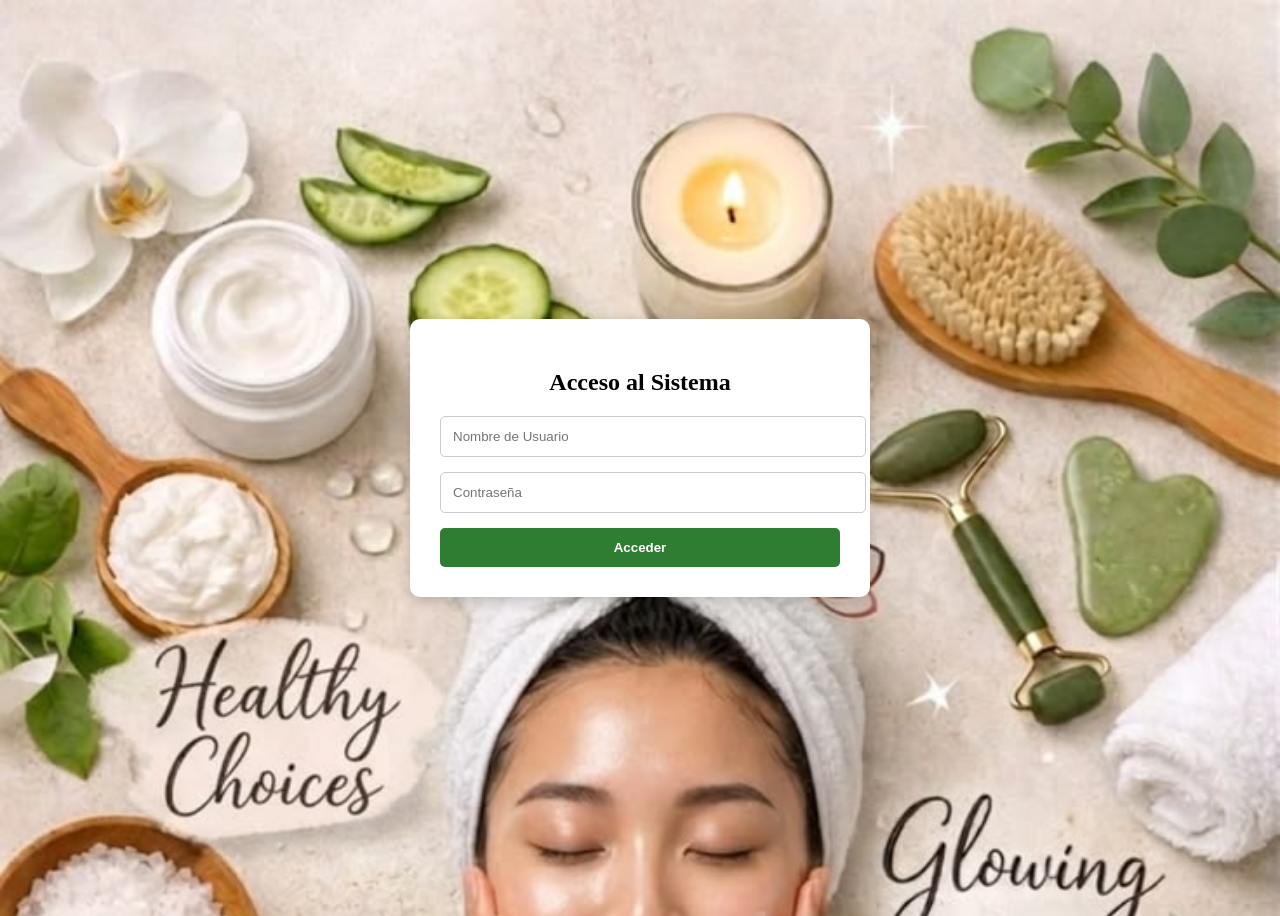
<file: admin/index.html>
<!DOCTYPE html>
<html lang="en">
<head>
    <meta charset="UTF-8">
    <meta name="viewport" content="width=device-width, initial-scale=1.0">
    <title>Document</title>
    <link rel="stylesheet" href="/cliente/css/adminacces.css">
    <a href="./panel.html"></a>
</head>
<body>

    <div class="flex-centrado">
      <div id="cuadro-novo" class="cuadro-novo">
        <h2 id="titulo-registro">Acceso al Sistema</h2>
         
        <div id="formulario">

            <!-- ID coinciden con atributos: nombre, contraseña-->
            <input type="text" id="nombre" class="input-novo" placeholder="Nombre de Usuario " required>
            <input type="password" id="contraseña" class="input-novo" placeholder="Contraseña ">
            <button id="btn-acceder" class="btn-novo"    >
              Acceder

            </button>
        </div>
         
      </div>
    </div>

     
   <script src="../js/acceso.js"> </script>
</body>
</html>
</file>
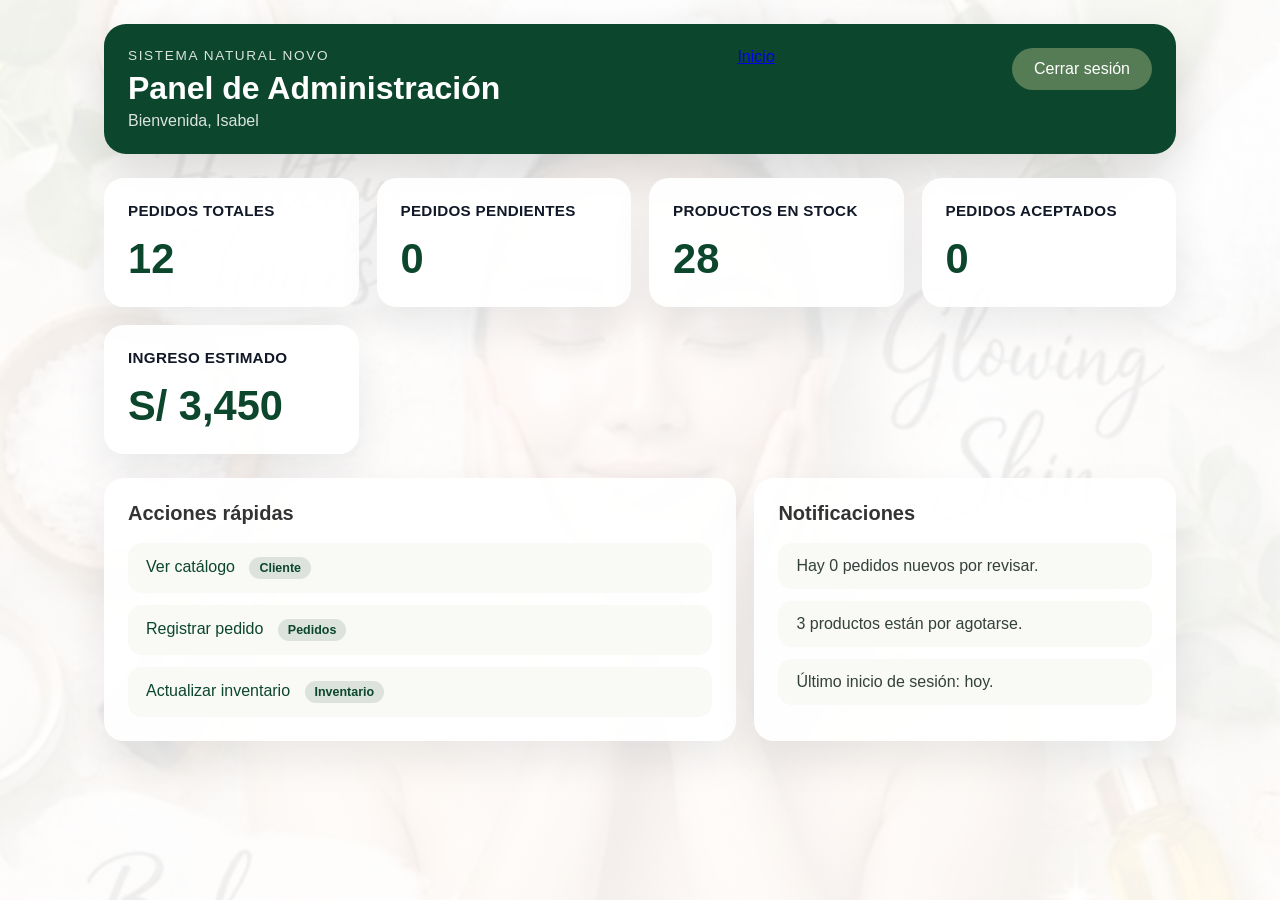
<file: admin/panel.html>
<!DOCTYPE html>
<html lang="es">
<head>
    <meta charset="UTF-8">
    <meta name="viewport" content="width=device-width, initial-scale=1.0">
    <title>Panel de Administración</title>
    <link rel="stylesheet" href="css/panel.css">
</head>
<body>
    

    <div class="admin-app">
        <header class="admin-header">
            <div>
                <p class="small-label">Sistema Natural Novo</p>
                <h1>Panel de Administración</h1>
                <p class="subtext">Bienvenida, Isabel</p>
            </div>
            <a class="inicio" href="index.html">Inicio</a>
            <a class="salir" href="adminacces.html" onclick="localStorage.removeItem('adminLoggedIn')">Cerrar sesión</a>
        </header>

        <section class="resumen">
            <article class="bloque">
                <h2>Pedidos totales</h2>
                <p id="metric-pedidos">0</p>
            </article>
            <article class="bloque">
                <h2>Pedidos pendientes</h2>
                <p id="metric-pendientes">0</p>
            </article>
            <article class="bloque">
                <h2>Productos en stock</h2>
                <p id="metric-productos">0</p>
            </article>
            <article class="bloque">
                <h2>Pedidos aceptados</h2>
                <p id="metric-aceptados">0</p>
            </article>
            <article class="bloque">
                <h2>Ingreso estimado</h2>
                <p id="metric-ingresos">S/ 0</p>
            </article>
        </section>

        <section class="novo-section">
            <article class="novo-card">
                <h2>Acciones rápidas</h2>
                <ul>
                    <li><a href="../cliente/principal.html">Ver catálogo <span class="etiqueta-panel">Cliente</span></a></li>
                    <li><a href="gestion.html">Registrar pedido <span class="etiqueta-panel">Pedidos</span></a></li>
                    <li><a href="stock.html">Actualizar inventario <span class="etiqueta-panel">Inventario</span></a></li>

                </ul>
            </article>
            <article class="novo-card">
                <h2>Notificaciones</h2>
                <ul>
                    <li>Hay <span id="notice-pendientes">0</span> pedidos nuevos por revisar.</li>
                    <li><span id="notice-stock">0</span> productos están por agotarse.</li>
                    <li>Último inicio de sesión: hoy.</li>
                </ul>
            </article>
        </section>
    </div>

    <script src="js/panel.js"></script>
</body>
</html>
</file>
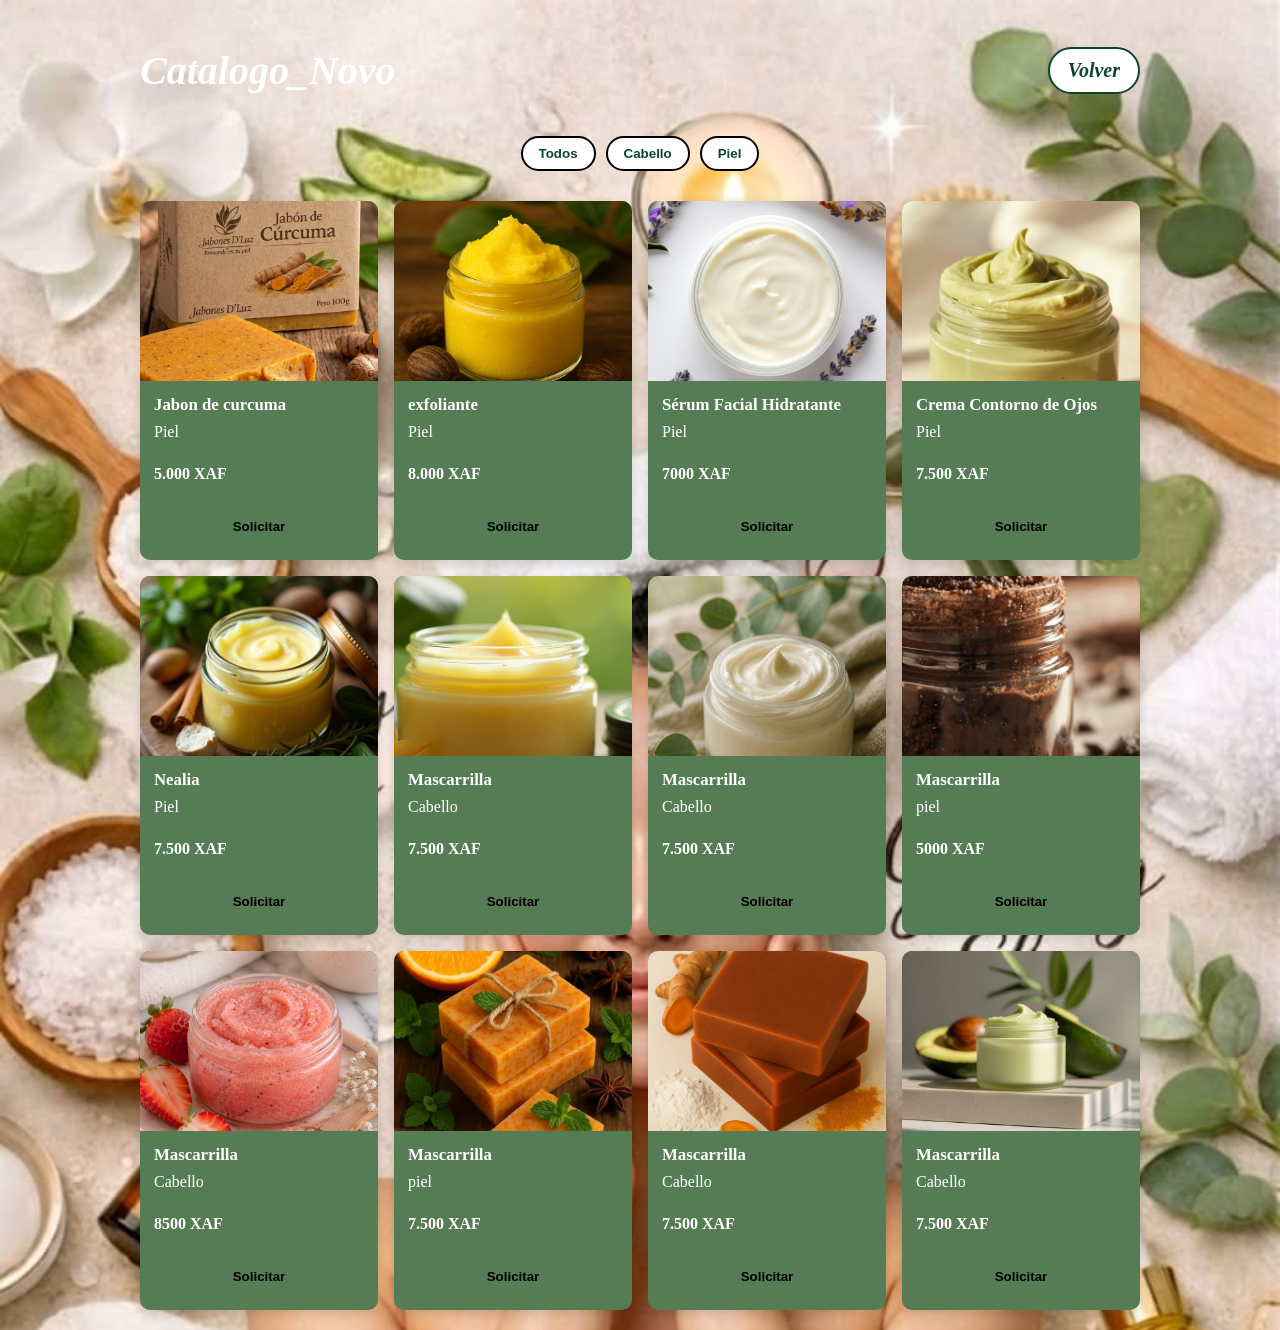
<file: cliente/catalogo.html>
<!DOCTYPE html>
<html lang="es">
<head>
    <meta charset="UTF-8">
    <meta name="viewport" content="width=device-width, initial-scale=1.0">
    <title>Mi Catálogo con WhatsApp</title>
    <link rel="stylesheet" href="./css/catalogo.css">
</head>
<body>

    <header>
        <div class="header-top">
            <h1>Catalogo_Novo</h1>
            <a class="volver" href="./principal.html">Volver</a>
           
        </div>
        <!-- Filtros por categoría -->
        <nav class="filtros">
            <button class="btn-filtro activo" id="todos">Todos</button>
            <button class="btn-filtro" id="Cabello">Cabello</button>
            <button class="btn-filtro" id="Piel">Piel</button>
        </nav>
    </header>

    <main>
        <!-- Aquí JavaScript meterá las tarjetas de productos -->
        <section id="contenedor-productos" class="grid-productos"></section>
    </main>

    
    <div id="modal-compra" class="modal">
        <div class="contenido-modal">
            <div class="modal-header">
                <h2>Confirmar Pedido</h2>
                <span class="cerrar-modal">&times;</span>
            </div>
            <div class="modal-body">
                <p>Estás solicitando: <strong id="nombre-producto-modal"></strong></p>
                <form id="formulario-pedido">
                    <label>Tu Nombre:</label>
                    <input type="text" id="nombre-cliente" required placeholder="Ej. María Elena">

                    <label>Dirección de entrega:</label>
                    <input type="text" id="direccion-cliente" required placeholder="Ej. Barrio Centro, Calle Principal">

                    <label>Teléfono:</label>
                    <input type="number" id="telefono-cliente" required placeholder="Ej. 600000000">

                    <label>Notas o Detalles (tamaño, etc):</label>
                    <textarea id="notas-cliente" rows="3" placeholder="Ej. Quiero el tono rosa pastel..."></textarea>

                    <!-- Botón que envía el pedido a WhatsApp -->
                    <button type="submit" class="btn-enviar-pedido">Solicitar Pedido</button>
                </form>
            </div>
        </div>
    </div>

    <script src="../js/catalogo.js"></script>

</body>
</html>
</file>
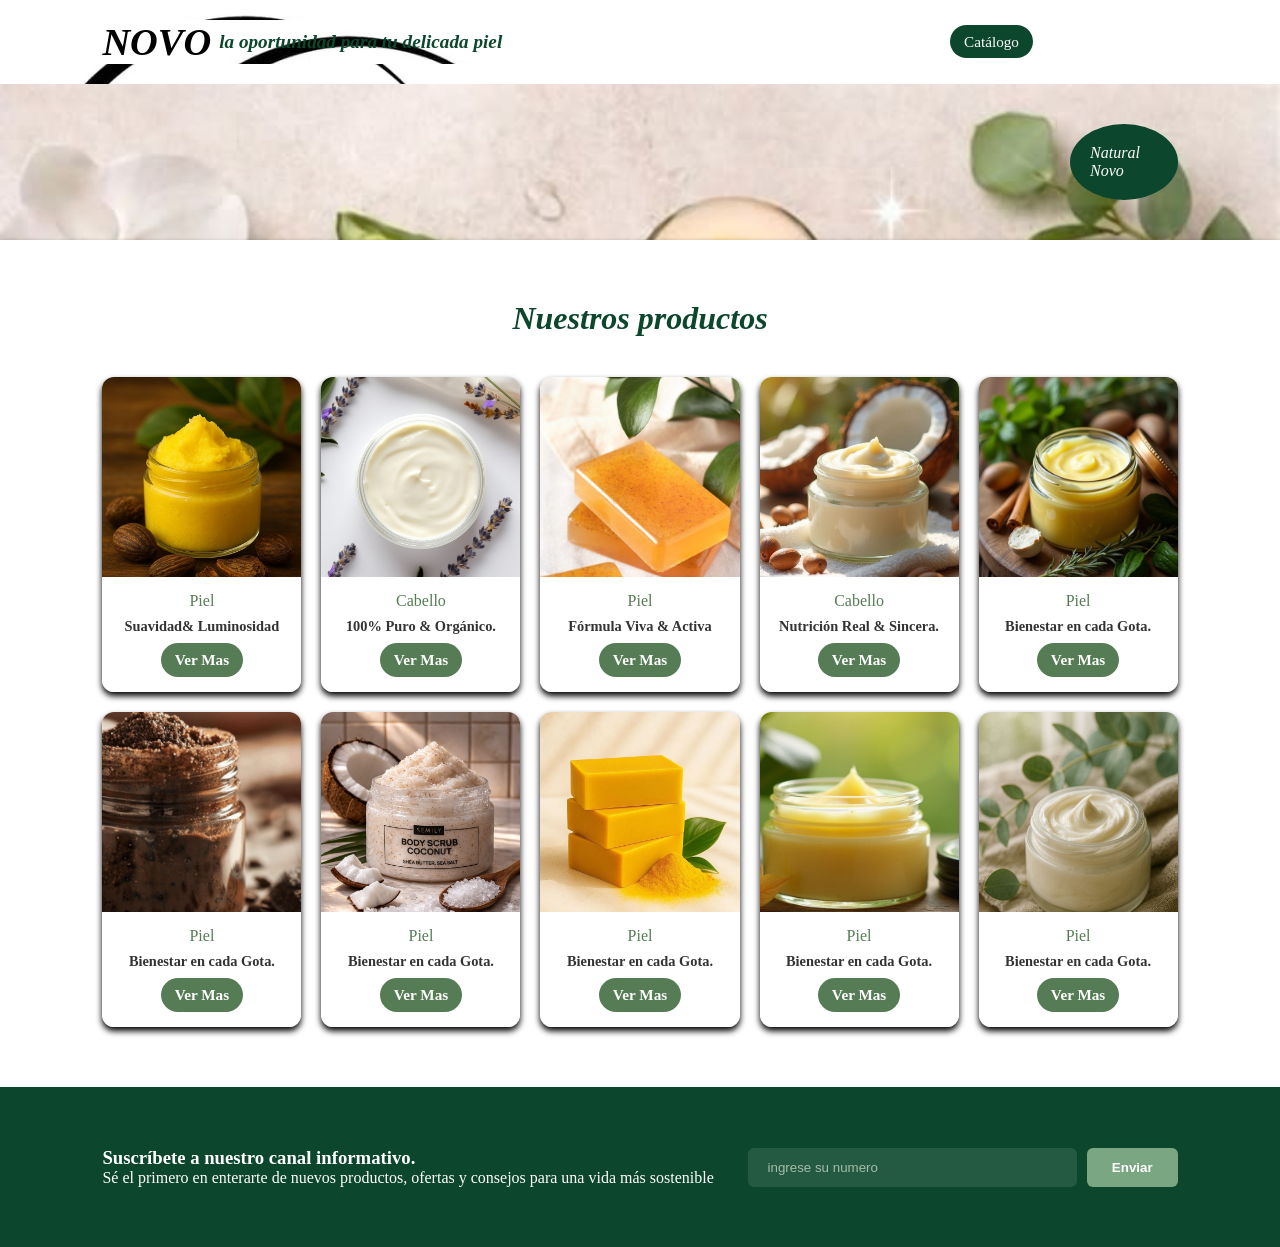
<file: cliente/principal.html>
<!DOCTYPE html>
<html lang="es">
 <head>
    <meta charset="UTF-8">
    <meta name="viewport" content="width=device-width, initial-scale=1.0">
    <title>Novo_control</title>
    <link rel="stylesheet" href="./css/principal.css">

   
 </head>
 <body>

    <header class="header">
        <div class="logo">
            <h1>NOVO</h1>
            <strong> la oportunidad para tu delicada piel</strong>
         </div>
        <nav class="nav">
             
             <li><a class="catalogo-link" href="./catalogo.html">Catálogo</a></li>
             <li><a class="btn btn-volver-panel" href="../admin/panel.html">Volver al panel</a></li>
            
            
    </header>


    <section class="cuerpo">
        <div class="circulo_flotante">
            <p>Natural Novo</p>   
         </div>
    </section>

    <section class="categoria-section">
        <h2>  Nuestros productos</h2>
        <div class="categoria-grid">
    
         <div class="categoria-fotos">
           <div class="img"><img src="/img/cuerpo/1043a35bf4f1b7a6267538fbefc2dca1.jpg" ></div>
                <div class="fotos-footer">
                    <span class="texto">Piel</span>
                    <p>Suavidad& Luminosidad</p>
                     <a class="btn btn-vermas" href="./catalogo.html">ver mas</a>
                </div>
         </div>
            
            <div class="categoria-fotos">
                <div class="img"><img src="/img/cuerpo/1a07ff95e9bf976f1014b352b6b9b2bf.jpg"   ></div>
                 <div class="fotos-footer">
                    <span class="texto">Cabello</span>
                    <p>100% Puro & Orgánico.</p>
                     <a class="btn btn-vermas" href="./catalogo.html">ver mas</a>
                </div>
            </div>
             
              <div class="categoria-fotos">
                <div class="img"><img src="/img/fondos/curcuma1.jpg"></div>
                <div class="fotos-footer">
                    <span class="texto">Piel</span>
                    <p>Fórmula Viva & Activa</p>
                     <a class="btn btn-vermas" href="./catalogo.html">ver mas</a>
                </div>
            </div>
             <div class="categoria-fotos">
                <div class="img"><img src="/img/otros/b283e88144391ec5890bba4bd6fb1f2d.jpg"></div>
                <div class="fotos-footer">
                    <span class="texto">Cabello</span>
                    <p>Nutrición Real & Sincera.</p>
                    <a class="btn btn-vermas" href="./catalogo.html">ver mas</a>
                </div>
            </div>
             <div class="categoria-fotos">
                <div class="img"><img src="/img/cuerpo/7869b78b30fbdf4756bb954302bb6880.jpg"></div>
                <div class="fotos-footer">
                    <span class="texto">Piel </span>
                    <p>Bienestar en cada Gota.</p>
                     <a class="btn btn-vermas" href="./catalogo.html">ver mas</a>
                </div>
            </div>
            <div class="categoria-fotos">
                <div class="img"><img src="../img/cuerpo/1377313f833c71c0272a9a1a18feb49e.jpg"></div>
                <div class="fotos-footer">
                    <span class="texto">Piel </span>
                    <p>Bienestar en cada Gota.</p>
                     <a class="btn btn-vermas" href="./catalogo.html">ver mas</a>
                </div>
            </div>
            <div class="categoria-fotos">
                <div class="img"><img src="../img/cuerpo/900a2d33a9962386261663151682663c.jpg"></div>
                <div class="fotos-footer">
                    <span class="texto">Piel </span>
                    <p>Bienestar en cada Gota.</p>
                    <a class="btn btn-vermas" href="./catalogo.html">ver mas</a>
                </div>
            </div>
            <div class="categoria-fotos">
                <div class="img"><img src="../img/curcuma/d3fa9853392e1067e170ee025e3153b0.jpg"></div>
                <div class="fotos-footer">
                    <span class="texto">Piel </span>
                    <p>Bienestar en cada Gota.</p>
                    <a class="btn btn-vermas" href="./catalogo.html">ver mas</a>

                </div>
            </div>
            <div class="categoria-fotos">
                <div class="img"><img src="../img/cabello/2ff45f545305cd97936206c68050dca4.jpg"></div>
                <div class="fotos-footer">
                    <span class="texto">Piel </span>
                    <p>Bienestar en cada Gota.</p>
                    <a class="btn btn-vermas" href="./catalogo.html">ver mas</a>

                </div>
            </div>
            <div class="categoria-fotos">
                <div class="img"><img src="../img/cabello/312c8066b040e2b214b069dc9f770f59.jpg"></div>
                <div class="fotos-footer">
                    <span class="texto">Piel </span>
                    <p>Bienestar en cada Gota.</p>
                    <a class="btn btn-vermas" href="./catalogo.html">ver mas</a>

                </div>
            </div>
             
        </div>
    </section>

    <section class="formulario-section">
        <div class="formulario">
            <h3>Suscríbete a nuestro canal informativo.</h3>
            <p>Sé el primero en enterarte de nuevos productos, ofertas y consejos para una vida más sostenible</p>
        </div>
        <form class="formulario-form">
            <input type="text" placeholder="ingrese su numero " required>
            <button    type="submit">Enviar</button>
        </form>
    </section>

    
</body>
</html>
</file>
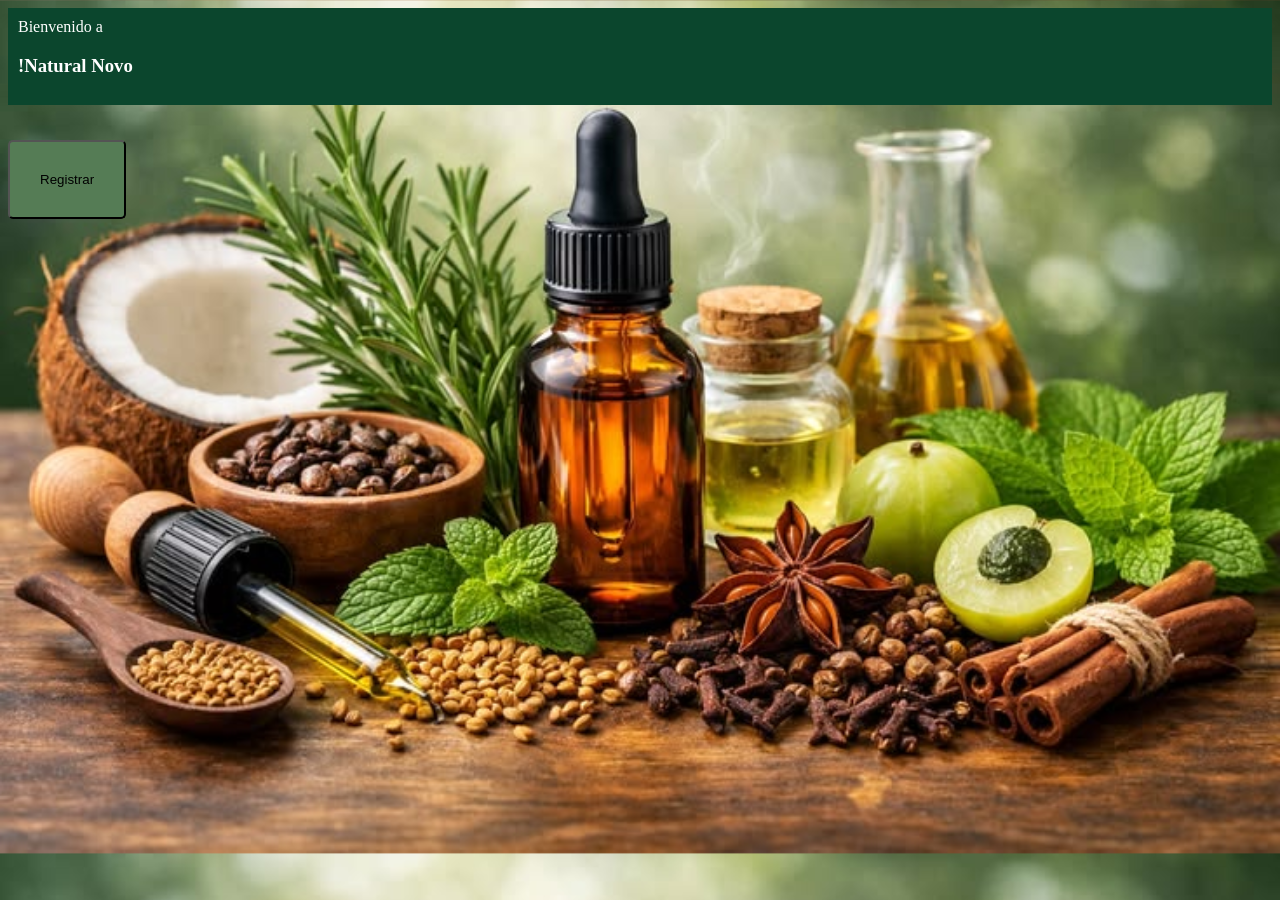
<file: cliente/sesion.html>
<!DOCTYPE html>
<html lang="es">
<head>
  <meta charset="UTF-8">
  <meta name="viewport" content="width=device-width, initial-scale=1.0">
  <title> Inicio sesion</title>
  <link rel="stylesheet" href="./css/sesion.css">

 </head>
 <body>
  <header>Bienvenido a
    <h3>!Natural Novo</h3>
  </header>
  <!-- Botón para abrir el formulario modal -->
  <button    class="btn"  id="openBtn">Registrar</button>

  <!-- Estructura del Formulario Modal -->
  <dialog id="modalForm">
    <div class="modal-header">
      <h3>Contacto Corto</h3>
      <button id="closeBtn" aria-label="Cerrar">&times;</button>
    </div>
    
    <form  id="formContent">
      <div class="input-group">
        <label for="name">Nombre:</label>
        <input type="text" id="name" required placeholder="Tu nombre">
      </div>
      
      <div class="input-group">
        <label for="email">Correo:</label>
        <input type="email" id="email" required placeholder="correo@ejemplo.com">
      </div>
      
      <button type="submit" class="submit-btn">Enviar Datos</button>
    </form>
  </dialog>

  
  <script src="/js/sesion.js"></script>
</body>
</html>
</file>
<file: cliente/css/adminacces.css>
:root {
    --verde-color: #0b462d; /* Verde oscuro principal */
    --verde_fino: #557c55;  /* Verde hoja suave */
    --leche: #f9f9f6;      /* Fondo hueso/arena claro */
    --text-color: #333333;
}


body{
    background-image: url(/img/fondos/3bdd257342223993eabae3ce369e500a.jpg);
    background-size: cover;

}

/* Centrado total de la interfaz */
.flex-centrado {
    display: flex;
    justify-content: center;
    align-items: center;
    min-height: 100vh;
    
}

/* El cuadro centralizado */
#cuadro-novo {
    background-color: #ffffff;
    width: 100%;
    max-width: 400px;
    padding: 30px;
    border-radius: 10px;
    box-shadow: 0 4px 15px rgba(0,0,0,0.2);
    text-align: center;
}

/* Estilos para los IDs específicos */
#nombre, #contraseña, #teléfono {
    width: 100%;
    padding: 12px;
    margin-bottom: 15px;
    border: 1px solid #ccc;
    border-radius: 5px;
    display: block;
}

#btn-acceder {
    width: 100%;
    padding: 12px;
    background-color: #2e7d32; /* Verde Natural Novo [2] */
    color: white;
    border: none;
    border-radius: 5px;
    font-weight: bold;
    cursor: pointer;
}
</file>
<file: admin/css/panel.css>
:root {
    --verde-color: #0b462d;
    --verde-fino: #557c55;
    --leche: #f9f9f6;
    --text-color: #333333;
    --white: #ffffff;
    --heading-color: #111827;
    --header-bg: #0b462d;
    --button-hover: #37583a;
    --surface: rgba(255,255,255,0.96);
}

* {
    box-sizing: border-box;
}

html, body {
    margin: 0;
    min-height: 100%;
}

body {
    font-family: Arial, sans-serif;
    background: linear-gradient(180deg, rgba(255,255,255,0.92), rgba(255,255,255,0.92)), url(/img/fondos/3bdd257342223993eabae3ce369e500a.jpg) center/cover no-repeat;
    color: var(--text-color);
}

.admin-app {
    max-width: 1120px;
    margin: 0 auto;
    padding: 24px;
}

.admin-header {
    display: flex;
    justify-content: space-between;
    align-items: flex-start;
    gap: 24px;
    padding: 24px;
    background: var(--header-bg);
    color: var(--white);
    border-radius: 22px;
    box-shadow: 0 22px 50px rgba(0, 0, 0, 0.14);
    flex-wrap: wrap;
}

.admin-header h1 {
    margin: 8px 0 6px;
    font-size: 2rem;
    line-height: 1.1;
}

.small-label {
    font-size: 0.85rem;
    text-transform: uppercase;
    letter-spacing: 0.12em;
    opacity: 0.85;
    margin: 0;
}

.subtext {
    margin: 0;
    color: rgba(255,255,255,0.85);
}

.salir {
    display: inline-block;
    padding: 12px 22px;
    background: var(--verde-fino);
    color: var(--white);
    text-decoration: none;
    border-radius: 999px;
    transition: background 0.2s ease;
    white-space: nowrap;
}

.salir:hover {
    background: var(--button-hover);
}

.resumen {
    display: grid;
    grid-template-columns: repeat(auto-fit, minmax(220px, 1fr));
    gap: 18px;
    margin: 24px 0;
}

.bloque {
    background: var(--surface);
    border-radius: 20px;
    padding: 24px;
    box-shadow: 0 18px 40px rgba(15, 23, 42, 0.08);
}

.bloque h2 {
    margin: 0;
    font-size: 0.95rem;
    letter-spacing: 0.02em;
    color: var(--heading-color);
    text-transform: uppercase;
}

.bloque p {
    margin: 16px 0 0;
    font-size: 2.6rem;
    color: var(--verde-color);
    font-weight: 700;
}

.novo-section {
    display: grid;
    grid-template-columns: 1.2fr 0.8fr;
    gap: 18px;
    margin-bottom: 24px;
}

.novo-card {
    background: var(--surface);
    border-radius: 20px;
    padding: 24px;
    box-shadow: 0 18px 40px rgba(15, 23, 42, 0.08);
}

.novo-card h2 {
    margin-top: 0;
    font-size: 1.25rem;
}

.novo-card ul {
    list-style: none;
    padding: 0;
    margin: 18px 0 0;
    display: grid;
    gap: 12px;
}

.novo-card li {
    padding: 14px 18px;
    background: var(--leche);
    border-radius: 14px;
    color: #33403b;
}

.novo-card a {
    color: var(--verde-color);
    text-decoration: none;
}

.novo-card a:hover {
    text-decoration: underline;
}

.etiqueta-panel {
    display: inline-block;
    margin-left: 10px;
    padding: 4px 10px;
    background: rgba(11, 70, 45, 0.12);
    color: var(--verde-color);
    border-radius: 999px;
    font-size: 0.78rem;
    font-weight: 700;
    vertical-align: middle;
}

.stock-overview {
    display: flex;
    flex-wrap: wrap;
    gap: 12px;
    margin: 16px 0;
    color: #3f532f;
    font-size: 0.95rem;
}

.stock-numero,
.stock-critico {
    display: inline-flex;
    align-items: center;
    gap: 8px;
    padding: 10px 14px;
    border-radius: 999px;
    background: rgba(11, 70, 45, 0.08);
}

@media (max-width: 900px) {
    .novo-section {
        grid-template-columns: 1fr;
    }
}

@media (max-width: 680px) {
    .admin-header {
        flex-direction: column;
        align-items: stretch;
    }

    .resumen {
        grid-template-columns: 1fr;
    }
}
</file>
<file: cliente/css/catalogo.css>
:root {
    --verde-color: #0b462d; /* Verde oscuro principal */
    --verde_fino: #557c55;  /* Verde hoja suave */
    --leche: #f9f9f6;      /* Fondo hueso/arena claro */
    --text-color: #333333;
    --white: #ffffff;
}


/* Configuración básica de la página */
body {
    font-family: 'Times New Roman', Times, serif;
    background-image: url(/img/fondos/3bdd257342223993eabae3ce369e500a.jpg);
    background-size: cover;
    margin: 0;
    padding: 20px;
}

header {
    text-align: center;
    margin-bottom: 30px;
    color: var(--white);
    font-size: 20px;
    font-style: italic;
}

.header-top {
    display: flex;
    justify-content: space-between;
    align-items: center;
    max-width: 1000px;
    margin: 0 auto 15px;
    gap: 20px;
}

.volver {
    display:inline-block;
    padding: 10px 18px;
    background: var(--white);
    color: var(--verde-color);
    border-radius: 999px;
    text-decoration: none;
    font-weight: bold;
    border: 2px solid var(--verde-color);
}

.volver:hover {
    background: var(--verde-color);
    color: var(--white);
}

/* Botón para volver al panel (solo para admin) */
.volver-admin{
    display:inline-block;
    padding:10px 18px;
    background:var(--verde-color);
    color:var(--white);
    border-radius:999px;
    text-decoration:none;
    font-weight:bold;
    border:2px solid var(--verde-color);
    margin-left:10px;
}

.volver-admin:hover{ background: #37583a; }

/* Botones para filtrar categorías */
.filtros {
    display: flex;
    justify-content: center;
    gap: 10px;
    margin-top: 10px;
}

.btn-filtro {
    background-color: white;
    border: 2px solid black;
    color: var(--verde-color);
    padding: 8px 16px;
    border-radius: 20px;
    cursor: pointer;
    font-weight: bold;
}


/* Cuadro para organizar los productos */
.grid-productos {
    display: grid;
    grid-template-columns: repeat(auto-fit, minmax(220px, 1fr));
    gap: 16px;
    max-width: 1000px;
    margin: 0 auto;
}

.producto-card,
.tarjeta-producto {
    background-color: var(--verde_fino);
    border-radius: 10px;
    color: var(--white);
    box-shadow: 0 4px 12px rgba(0, 0, 0, 0.15);
    overflow: hidden;
    display: flex;
    flex-direction: column;
    min-height: 320px;
}

.producto-imagen,
.tarjeta-producto img {
    width: 100%;
    height: 180px;
    object-fit: cover;
}

.producto-detalles,
.info {
    padding: 14px;
    display: flex;
    flex-direction: column;
    gap: 8px;
    flex: 1;
}

.producto-detalles h3 {
    font-size: 1.05rem;
    margin: 0;
}

.producto-categoria,
.precio {
    margin: 0;
}

.producto-precio,
.precio {
    color: var(--white);
    font-size: 1rem;
    font-weight: 700;
}

/* Botón comprar de la tarjeta */
.btn-comprar {
    background-color: var(--verde_fino);
    color:black;
    border: none;
    padding: 12px;
    font-weight: bold;
    cursor: pointer;
    width: 100%;
    border-radius: 5px;
}

/* --- ESTILOS DE LA VENTANA MODAL --- */
.modal {
    display: none; /* Se mantiene oculto al principio */
    position: fixed;
    left: 0;
    top: 0;
    width: 100%;
    height: 100%;
    background-color: rgba(0,0,0,0.55);
    justify-content: center;
    align-items: center;
    z-index: 10;
    padding: 12px;
    box-sizing: border-box;
}

.modal.mostrar {
    display: flex;
}

.contenido-modal {
    background-color: #ffffff;
    border-radius: 16px;
    width: min(100%, 343px);
    max-height: 100vh;
    position: relative;
    box-shadow: 0 18px 40px rgba(0, 0, 0, 0.22);
    overflow: hidden;
    display: flex;
    flex-direction: column;
}

.modal-header {
    background-color: var(--verde-color);
    color: var(--white);
    padding: 14px 18px;
    text-align: center;
}

.modal-header h2 {
    margin: 0;
    font-size: 1.2rem;
    font-weight: 700;
}

.contenido-modal .modal-body {
    padding: 16px 18px 20px;
    text-align: center;
}

.contenido-modal p {
    margin: 12px 0 18px;
    line-height: 1.5;
    color: #333;
}

/* La X para cerrar el modal */
.cerrar-modal {
    position: absolute;
    top: 10px;
    right: 12px;
    font-size: 24px;
    cursor: pointer;
    color: #ffffff;
    background: rgba(0, 0, 0, 0.2);
    width: 32px;
    height: 32px;
    display: flex;
    align-items: center;
    justify-content: center;
    border-radius: 50%;
}

/* Estilos de las cajas del formulario */
form {
    display: flex;
    flex-direction: column;
    gap: 12px;
    margin-top: 5px;
    text-align: left;
}

form label {
    font-size: 0.95rem;
    color: #333;
    font-weight: 600;
}

form input,
form textarea {
    padding: 12px 14px;
    border: 1px solid #d1d1d1;
    border-radius: 10px;
    font-size: 0.95rem;
    width: 100%;
    box-sizing: border-box;
}

form textarea {
    resize: vertical;
    min-height: 100px;
}

.btn-enviar-pedido {
    background-color: #25d366;
    color: white;
    border: none;
    padding: 14px;
    border-radius: 999px;
    font-weight: bold;
    cursor: pointer;
    font-size: 1rem;
    transition: background-color 0.2s ease;
}

.btn-enviar-pedido:hover {
    background-color: #1ebd56;
}

@media (max-width: 520px) {
    .contenido-modal {
        width: min(100%, 320px);
        max-width: 100%;
        padding: 18px;
    }

    .producto-card,
    .tarjeta-producto {
        min-height: auto;
    }

    .producto-imagen,
    .tarjeta-producto img {
        height: 160px;
    }
}
</file>
<file: cliente/css/principal.css>
:root {
    --verde-color: #0b462d; /* Verde oscuro principal */
    --verde_fino: #557c55;  /* Verde hoja suave */
    --leche: #f9f9f6;      /* Fondo hueso/arena claro */
    --text-color: #333333;
    --white: #ffffff;
}

* {
    margin: 0;
    padding: 0;
    box-sizing: border-box;
    
}

body {
    background-color: var(--white);
    color: var(--text-color);
    
}

.header {
    display: flex;
    justify-content: space-between;
    align-items: center;
    padding: 20px 8%;
    background-color: var(--white);
    background-image: url(/img/WhatsApp\ Image\ 2026-05-25\ at\ 11.01.24.jpeg);
    background-repeat: no-repeat;
    list-style: none;
}

.logo {
    display: flex;
    align-items: center;
    gap: 8px;
    font-size: 1.2rem;
    color: var(--verde-color);
    background-image: url(/img/WhatsApp\ Image\ 2026-05-25\ at\ 11.01.24.jpeg);
    background-repeat: repeat;
    background: cover;
    font-style: italic;
   

}

h1{
    color:black;
}

.nav {
    display: flex;
    gap: 25px;
}

.nav a {
    text-decoration: none;
    font-size: 0.95rem;
    font-weight: 500;
    list-style: none;
    padding: 8px 14px;
    border-radius: 999px;
    
}

.catalogo-link {
    font-weight: 700;
    background-color: var(--verde-color);
    padding: 8px 14px;
    border-radius: 5px;
}

.catalogo-link:hover {
    background-color: var(--white); /* tono más oscuro */
    color: var(--verde-color);
}

/* Botón para volver al panel (solo para admin) */
.volver-admin{
    display:inline-block;
    margin-left:12px;
    padding:8px 14px;
    background: var(--verde-color);
    color: var(--white);
    border-radius:999px;
    text-decoration:none;
    font-weight:700;
}
a{
    text-decoration: none;
    color: var(--white);
    font-size: 0.95rem;
    font-weight: 500;
    list-style: none;
    padding: 8px 14px;
    border-radius: 999px;
}

.nav a:hover {
    background: rgba(85, 124, 85, 0.1);
}

.cuerpo {
    display: flex;
    padding: 40px 8%;
    background-color: var(--white);
    align-items: center;
    gap: 5%;
    background-image: url(/img/fondos/3bdd257342223993eabae3ce369e500a.jpg);
    background-size: cover;  
}

.cuerpo img{
     padding: 10px;
     width: 10px;
     color: white;
}

.circulo_flotante{
    border-radius: 100%;
    padding: 20px;
    width: 10%;
    height: 10%;
    background-color: var(--verde-color);
    color: var(--white);
    display: flex;
    margin-left: 90%;
    font-style: italic;
}

.categoria-section {
    padding: 60px 8%;
    text-align: center;
    box-shadow: 0 4px 6px black;
    font-family: 'Times New Roman', Times, serif;
}

.categoria-section h2 {
    font-size: 2rem;
    color: var(--verde-color);
    margin-bottom: 40px;
    font-family: 'Times New Roman', Times, serif;
    font-style: oblique;
}

.categoria-grid {
    display: grid;
    grid-template-columns: repeat(5, 1fr);
    gap: 20px;
    font-family: 'Times New Roman', Times, serif;
}

.categoria-fotos {
    background-color: var(--leche);
    border-radius: 12px;
    overflow: hidden;
    transition: transform 0.3s ease;
    box-shadow: 0 4px 6px black;
    font-family: 'Times New Roman', Times, serif;
}

.categoria-fotos:hover {
    transform: translateY(-5px);
}

.img {
    height: 200px;
    overflow: hidden;
}

.img img {
    width: 100%;
    height: 100%;
    object-fit: cover;
}

.img2 {
    height: 200px;
    overflow: hidden;
}
.fotos-footer {
    padding: 15px;
    display: flex;
    flex-direction: column;
    align-items: center;
    gap: 8px;
    background: var(--white);
}

.fotos-footer span {
    color: var(--verde_fino);
}

.fotos-footer p {
    font-size: 0.9rem;
    font-weight: 600;
}

/* Estilo para los botones "ver mas" */
.fotos-footer a.btn-vermas {
    display: inline-block;
    padding: 8px 14px;
    background: var(--verde_fino);
    color: white;
    text-decoration: none;
    border: none;
    border-radius: 20px;
    cursor: pointer;
    font-weight: 600;
    text-transform: capitalize;
    transition: transform 0.15s ease, background 0.15s ease;
}
.fotos-footer a.btn-vermas:hover{
    transform: translateY(-3px);
    background: #37583a; /* tono más oscuro */
}
.fotos-footer a.btn-vermas:active{ transform: translateY(0); }

.formulario-section {
    background-color: var(--verde-color);
    color: var(--white);
    padding: 60px 8%;
    display: flex;
    justify-content: space-between;
    align-items: center;
}

.formulario-content h3 {
    font-size: 1.8rem;
    margin-bottom: 8px;
}

.formulario-content p {
    color: #b3cbb7;
}

.formulario-form {
    display: flex;
    gap: 10px;
    width: 40%;
}

.formulario-form input {
    flex: 1;
    padding: 12px 20px;
    border-radius: 6px;
    border: none;
    outline: none;
    background-color: rgba(255, 255, 255, 0.1);
    color: white;
}

.formulario-form input::placeholder {
    color: #a3bda8;
}

.formulario-form button {
    padding: 12px 25px;
    background-color: #7ba682;
    color: white;
    border: none;
    border-radius: 6px;
    cursor: pointer;
    font-weight: 600;
}
</file>
<file: cliente/css/sesion.css>
:root {
    --verde-color: #0b462d; 
    --verde_fino: #557c55;  
    --leche: #f9f9f6;      
    --text-color: #333333;
    --white: #ffffff;
}


header {
    
    justify-content: space-between;
    align-items: center;
    padding: 10px ;
    background-color: var(--verde-color);
    list-style: none;
    color: var(--white);
}



body{
     background-color: var(--leche);
     color: var(--text-color);
     background-image: url(/img/fondos/97ae679d3797279c3b4ceec31464247f.jpg);
     background-size: cover;
     justify-content: center;
     align-items: center;
     
}
       


.btn {
  background-color: var(--verde_fino);
  padding: 30px;
  border-radius: 5px;
  margin-top: 0;             /* Ya no necesitas margen superior */
  display: flex;
  justify-content: center;
  padding: 30px;
  border-radius: 5px;
  display: flex;
  align-items: center;
}

.btn:hover{
    cursor: pointer;
    background-color:grey;
}


dialog {
  border: none;
  border-radius: 8px;
  padding: 20px;
  width: 300px;
  box-shadow: 0 4px 15px rgba(0, 0, 0, 0.2);
}


dialog::backdrop {
  background-color: rgba(0, 0, 0, 0.5);
  backdrop-filter: blur(2px);
}

.modal-header {
  display: flex;
  justify-content: space-between;
  align-items: center;
  margin-bottom: 15px;
}

.modal-header h3 { 
  margin: 0; 
}

#closeBtn {
  background: none;
  border: none;
  font-size: 24px;
  cursor: pointer;
}

.input-group {
  margin-bottom: 12px;
}

.input-group label {
  display: block;
  margin-bottom: 4px;
  font-size: 14px;
}

.input-group input {
  width: 100%;
  padding: 8px;
  box-sizing: border-box;
  border: 1px solid #ccc;
  border-radius: 4px;
}

.submit-btn {
  width: 100px;
  padding: 10px;
  background-color:var(--verde-color);
  border: none;
  border-radius: 5px;
  cursor: pointer;
  justify-content: center;
}


.btn{
    background-color:var(--verde_fino);
    padding:30px;
    border-radius: 5px;
   margin-top: 35px;
    justify-content: center;
    align-items: center;
    display: flex;
   
}
</file>
